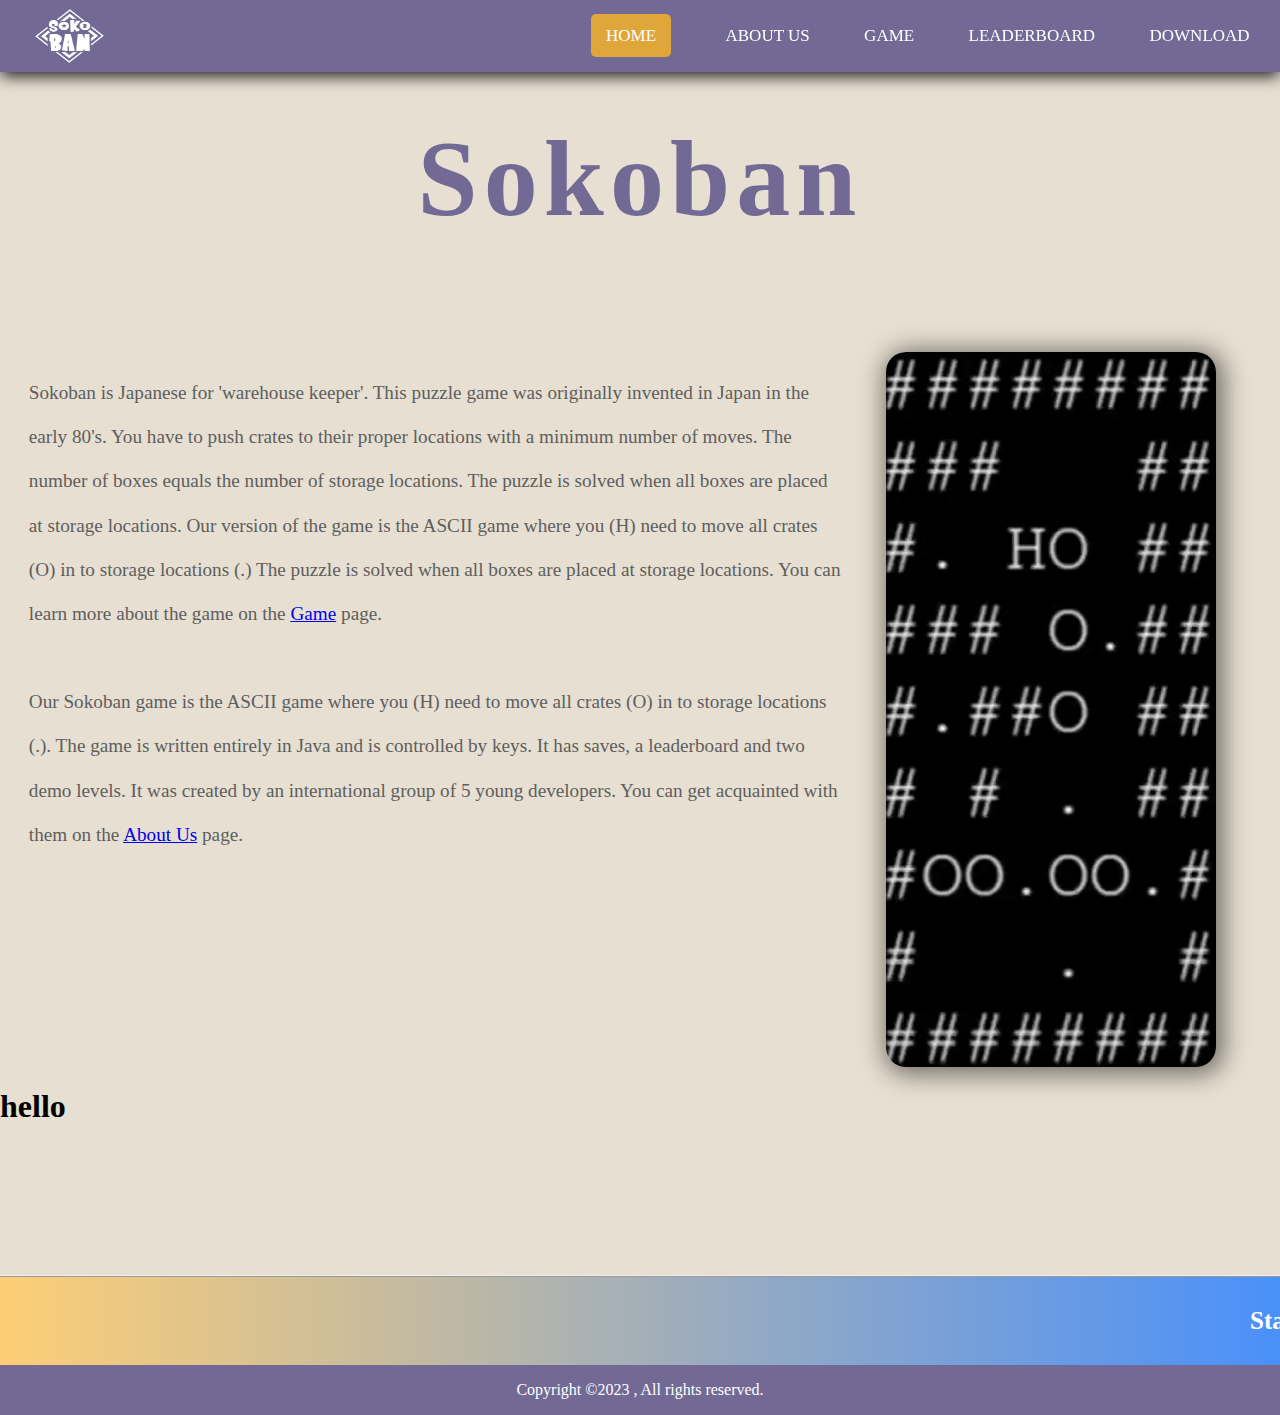
<file: index.html>
<!DOCTYPE html>
<html>

<head>
  <meta charset="UTF-8">
  <title>Home</title>
  <link rel="stylesheet" href="./css/common.css">
  <link rel="stylesheet" href="./css/index.css">
  <link rel="icon" href="./assets/logo/logo.png">
</head>
<body>

  <header>
    <a href="index.html">
      <img class="logo" src="./assets/logo/logo.png" alt="Logo" width="75" height="58"></a>
    <input type="checkbox" id="nav-toggle" class="nav-toggle">
    <nav>
      <ul>
        <li> <a class=active href="index.html">Home</a></li>
        <li> <a href="./html/about.html">About us</a></li>
        <li> <a href="./html/game.html">Game</a></li>
        <li> <a href="./html/leaderboard.html">Leaderboard</a></li>
        <li> <a href="./html/download.html">Download</a></li>
      </ul>
    </nav>
    <label for="nav-toggle" class="nav-toggle-label">
      <span></span>
    </label>
  </header>

  <section class="heading">
      <h1>Sokoban</h1>
  </section>

<div class="game-gif">
  <img class="soko" src="./assets/gifs/game.gif" alt="This is an animated gif image"/>
  <p class="hero-text">Sokoban is Japanese for 'warehouse keeper'.
    This puzzle game was originally invented in Japan in the early 80's.
    You have to push crates to their proper locations with a minimum number of moves.
    The number of boxes equals the number of storage locations.
    The puzzle is solved when all boxes are placed at storage locations.
    Our version of the game is the ASCII game where you (H)
    need to move all crates (O) in to storage locations (.)
    The puzzle is solved when all
    boxes are placed at storage locations. You can learn more about the game on the
  <a href="./html/game.html"> Game</a>
    page.
    <br><br>Our Sokoban game is the ASCII game where you (H)
    need to move all crates (O) in to storage locations (.).
    The game is written entirely in Java and is controlled by keys.
    It has saves, a leaderboard and two demo levels.
    It was created by an international group of 5 young developers.
    You can get acquainted with them on the
    <a href="./html/about.html"> About Us</a>
    page.
</div>

<h1>hello</h1>
  <div class="marquee">
    <p>Stay tuned for updates on this website!!!</p>
  </div>

  <footer>
    <p>Copyright ©2023 , All rights reserved.</p>
</footer>

</body>

  
</html>
</file>
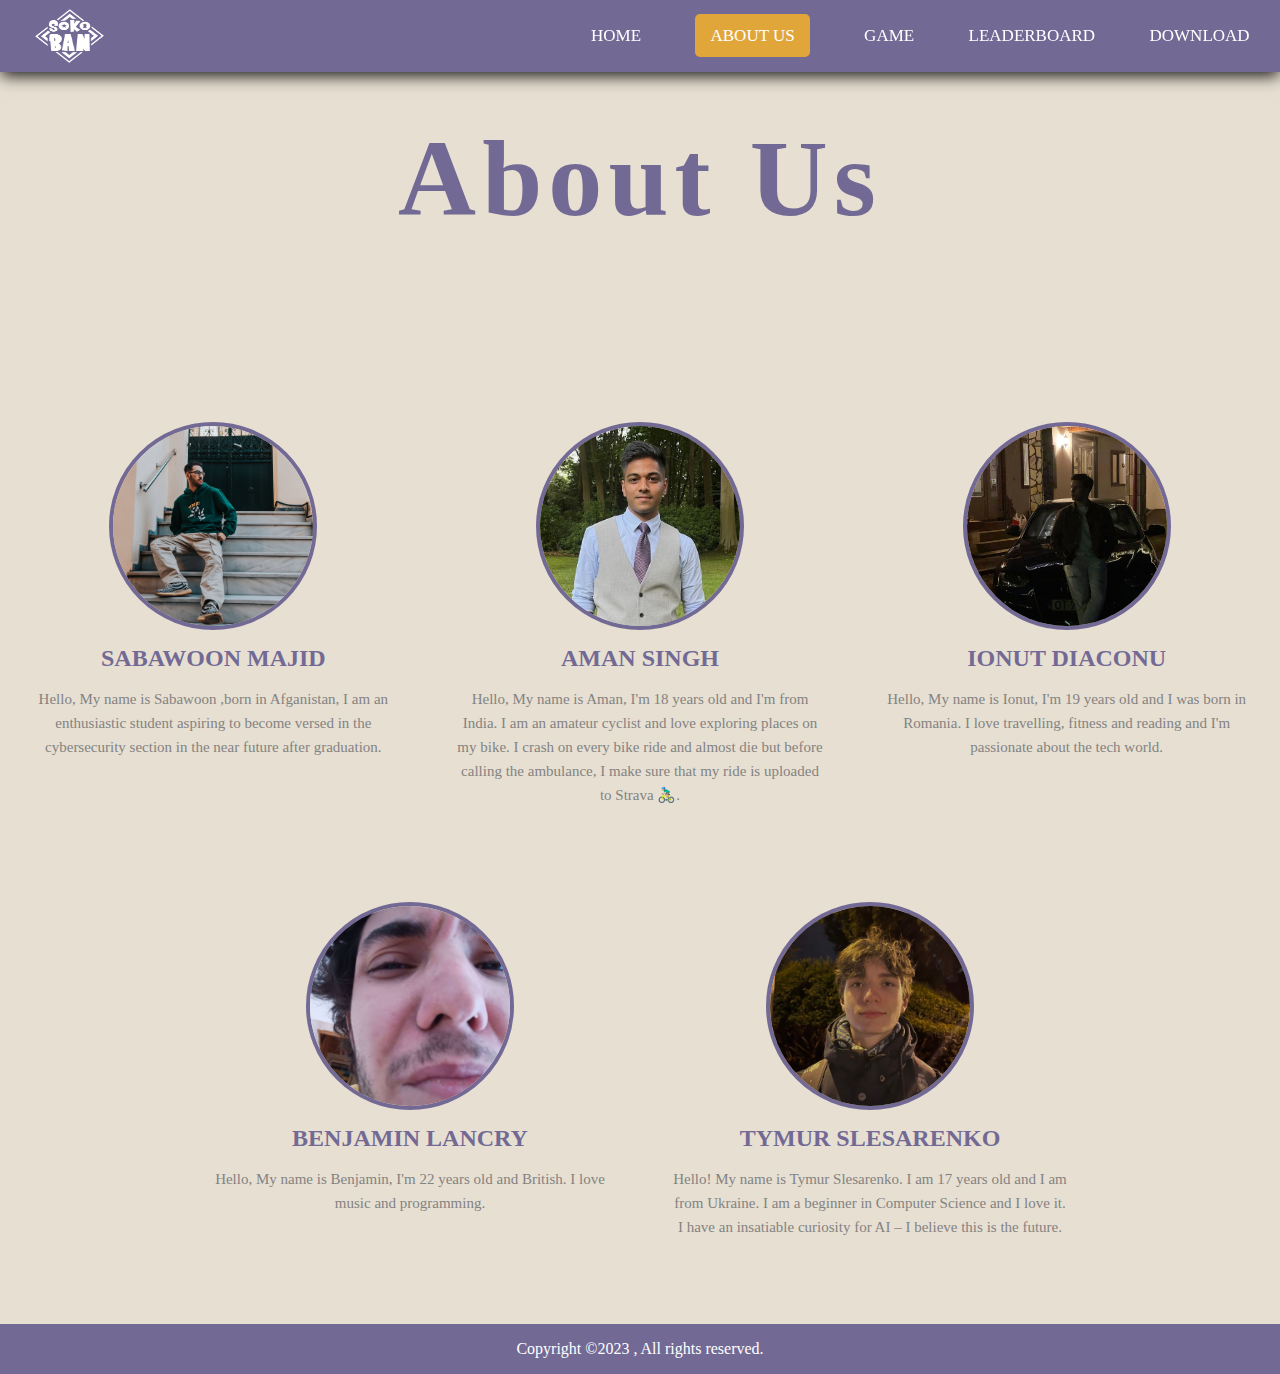
<file: html/about.html>
<!DOCTYPE html>
<html>
<head>
  <meta charset="UTF-8">
  <title>About Us</title>
  <link rel="stylesheet" href="../css/common.css">
  <link rel="stylesheet" href="../css/about.css">
  <link rel="icon" href="../assets/logo.png">
</head>


<body>
  <header>
    <a href="../index.html">
      <img class="logo" src="../assets/logo/logo.png" alt="Logo" width="75" height="58"></a>
    <input type="checkbox" id="nav-toggle" class="nav-toggle">
    <nav>
      <ul>
        <li> <a href="../index.html">Home</a></li>
        <li> <a class=active href="about.html">About us</a></li>
        <li> <a href="game.html">Game</a></li>
        <li> <a href="leaderboard.html">Leaderboard</a></li>
        <li> <a href="download.html">Download</a></li>
      </ul>
    </nav>
    <label for="nav-toggle" class="nav-toggle-label">
      <span></span>
    </label>
  </header>

  <section class="heading">
    <h1>About Us</h1>
</section>
<section>
  <div class="team-row">
      <div class="member">
          <img src="../assets/team_images/saba.jpg" alt="">
          <h2>Sabawoon Majid</h2>
          <p>Hello, My name is Sabawoon ,born in Afganistan, I am an enthusiastic student aspiring to become versed 
             in the cybersecurity section in the near future after graduation.</p>
      </div>
      <div class="member">
          <img src="../assets/team_images/aman.jpg" alt="">
          <h2>Aman Singh</h2>
          <p>Hello, My name is Aman, I'm 18 years old and I'm from India. 
            I am an amateur cyclist and love exploring places on my bike. I crash on every bike ride and almost die but before calling the ambulance, I make sure that my ride is uploaded to Strava 🚴🏼‍♂️. </p>
      </div>
      <div class="member">
        <img src="../assets/team_images/ionut.jpg" alt="">
        <h2>Ionut Diaconu</h2>
        <p>Hello, My name is Ionut, I'm 19 years old and I was born in Romania. 
          I love travelling, fitness and reading and I'm passionate about the tech world.</p>
    </div>
      <div class="member">
          <img src="../assets/team_images/ben.jpg" alt="">
          <h2>Benjamin Lancry</h2>
          <p>Hello, My name is Benjamin, I'm 22 years old and British. I love music and programming.</p>
      </div>
      <div class="member">
          <img src="../assets/team_images/tymur.jpg" alt="">
          <h2>Tymur Slesarenko</h2>
          <p>Hello! My name is Tymur Slesarenko. 
            I am 17 years old and I am from Ukraine. 
            I am a beginner in Computer Science and I love it. 
            I have an insatiable curiosity for AI – 
            I believe this is the future.</p>
      </div>
  </div>
</section>

  <footer>
    <p>Copyright ©2023 , All rights reserved.</p>
</footer>
</body>

  
</html>
</file>
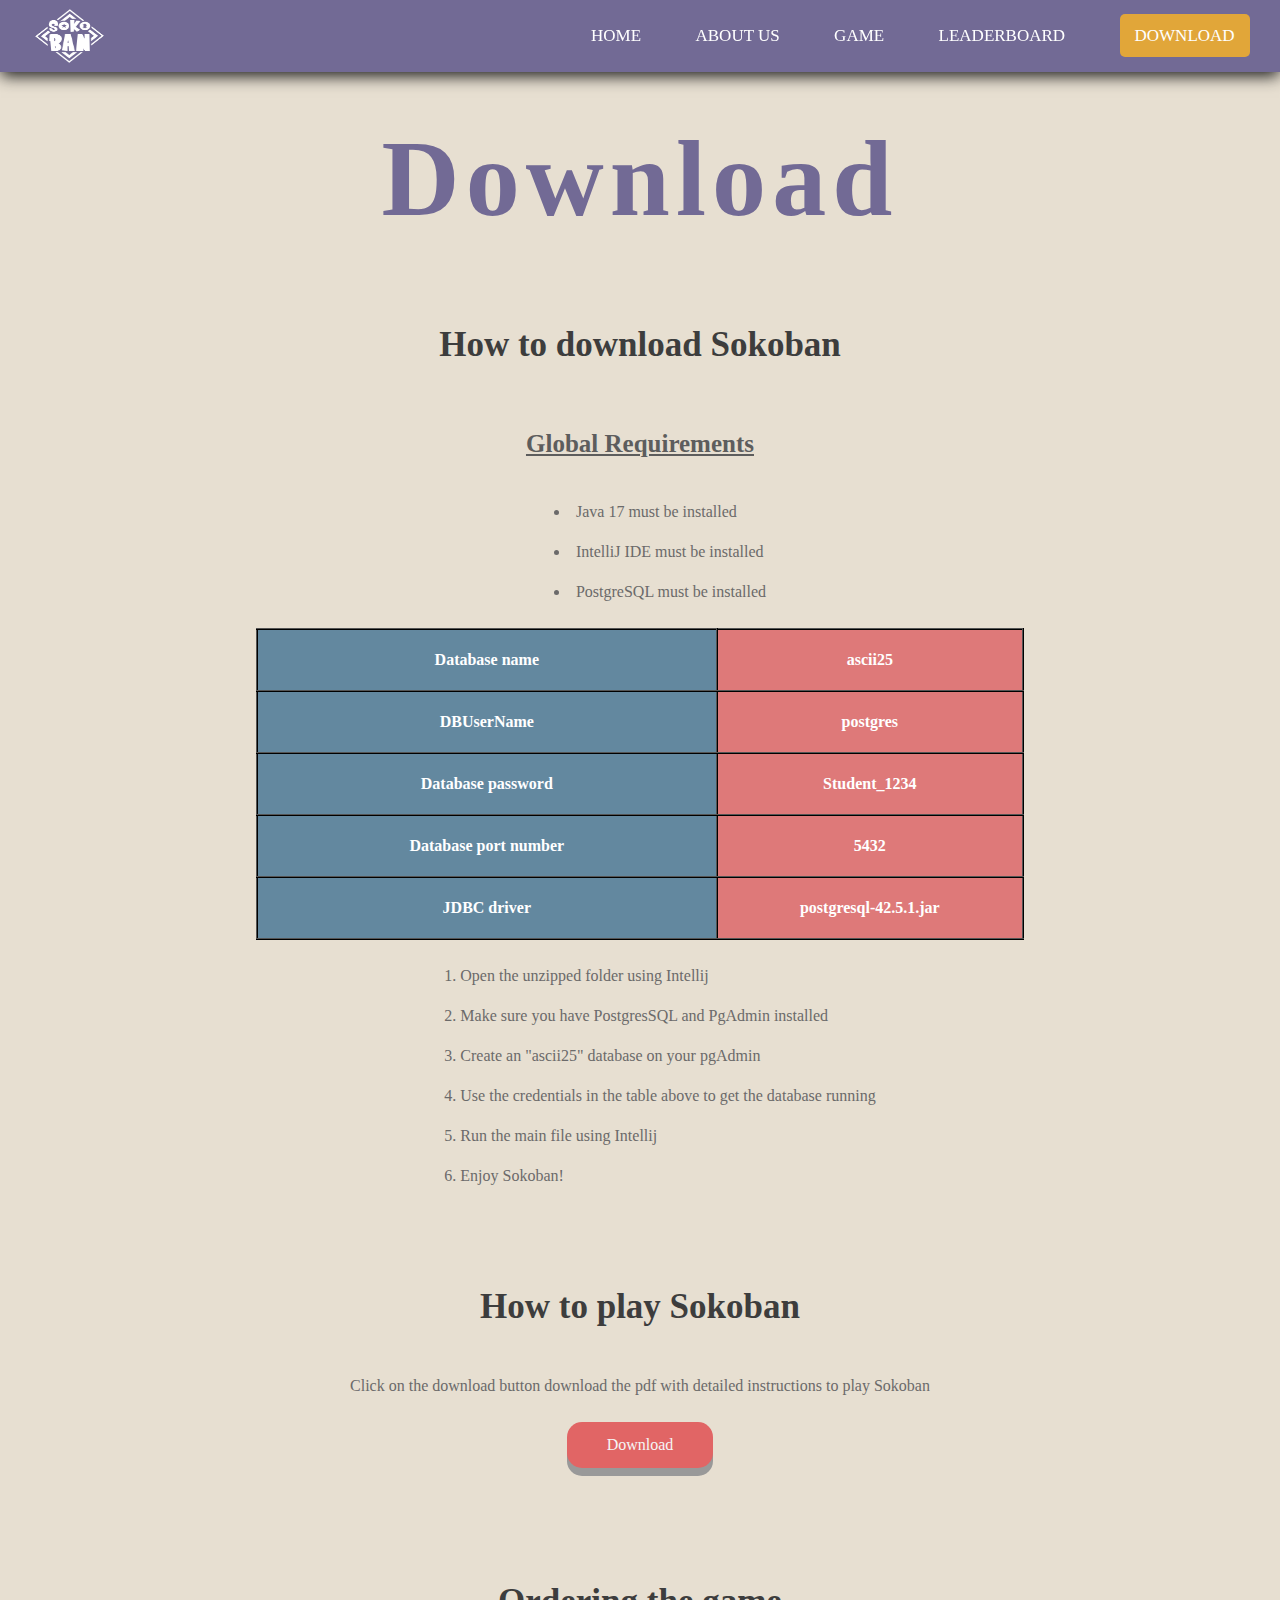
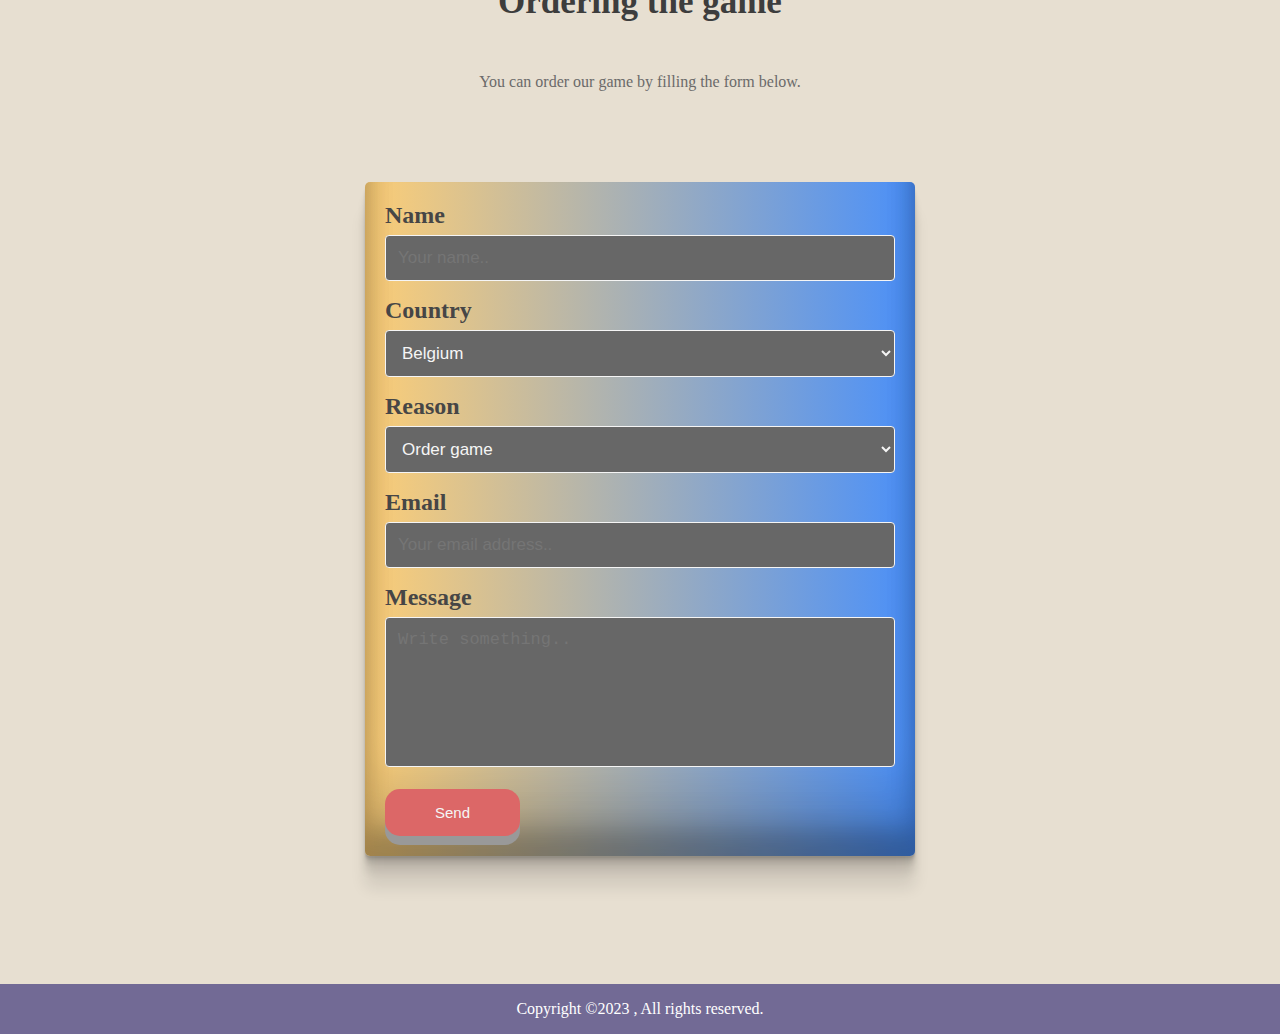
<file: html/download.html>
<!DOCTYPE html>
<html>
<head>
  <meta charset="UTF-8">
  <title>Download</title>
  <link rel="stylesheet" href="../css/common.css">
  <link rel="stylesheet" href="../css/download.css">
  <link rel="icon" href="../assets/logo.png">
</head>

<body>
  <header>
    <a href="../index.html">
      <img class="logo" src="../assets/logo/logo.png" alt="Logo" width="75" height="58"></a>
    <input type="checkbox" id="nav-toggle" class="nav-toggle">
    <nav>
      <ul>
        <li> <a href="../index.html">Home</a></li>
        <li> <a href="about.html">About us</a></li>
        <li> <a href="game.html">Game</a></li>
        <li> <a href="leaderboard.html">Leaderboard</a></li>
        <li> <a class=active href="download.html">Download</a></li>
      </ul>
    </nav>
    <label for="nav-toggle" class="nav-toggle-label">
      <span></span>
    </label>
  </header>

  <section class="heading">
    <h1>Download</h1>
</section>

<div class="text">
<h2 class="download">How to download Sokoban</h2>
<h3 class="req">Global Requirements</h3>
<ul>
  <li>Java 17 must be installed</li>
  <li>IntelliJ IDE must be installed</li>
  <li>PostgreSQL must be installed</li>
</ul>
<table>
  <tr>
  <th>Database name</th>
  <td>ascii25</td>
  </tr>
  <tr>
    <th>DBUserName</th>
    <td>postgres</td>
  </tr>
  <tr>
    <th>Database password</th>
    <td>Student_1234</td>
  </tr>
  <tr>
    <th>Database port number</th>
    <td>5432</td>
  </tr>
  <tr>
    <th>JDBC driver</th>
    <td>postgresql-42.5.1.jar</td>
  </tr>
</table>
<ol>
<li>Open the unzipped folder using Intellij</li>
<li>Make sure you have PostgresSQL and PgAdmin installed</li>
<li>Create an "ascii25" database on your pgAdmin</li>
<li>Use the credentials in the table above to get the database running</li>
<li>Run the main file using Intellij</li>
  <li>Enjoy Sokoban!</li>
</ol>
<h2 class="play">How to play Sokoban</h2>
<p>Click on the download button download the pdf with detailed instructions to play Sokoban</p>
<a href="../assets/pdfs/Playing Instructions.pdf" download class="download-btn">Download
</a>
<h2 class="order">Ordering the game</h2>
<p>You can order our game by filling the form below.</p>
</div>

  <div class="form">
 <form action="mailto:aman.sghh81@gmail.com?subject=Order Sokoban" method="post" enctype="text/plain">
  <label for="name">Name</label>
  <input type="text" name="Name" placeholder="Your name.." required>
  <label>Country</label>
  <select name="Country">
    <option>Belgium</option>
    <option>France</option>
    <option>Netherlands</option>
    <option>Spain</option>
    <option>Germany</option>
    <option>Switzerland</option>
    <option>Austria</option>
    <option>Italy</option>
    <option>US</option>
    <option>UK</option>
    <option>India</option>
    <option>Morocco</option>
    <option>Pakistan</option>
    <option>Nepal</option>
    <option>Other</option>
  </select>
  <label>Reason</label>
  <select name="Reason">
    <option>Order game</option>
    <option>Other</option>
  </select>
  <label for="email">Email</label>
  <input type="text" name="Email" placeholder="Your email address.." required>
  <label for="subject">Message</label>
  <textarea id="subject" name="Message" placeholder="Write something.." style="height:150px"></textarea>
  <button class="form-btn" type="submit">Send</button>
  </form>
  </div>
 

  <footer>
    <p>Copyright ©2023 , All rights reserved.</p>
</footer>
</body>


  
</html>
</file>
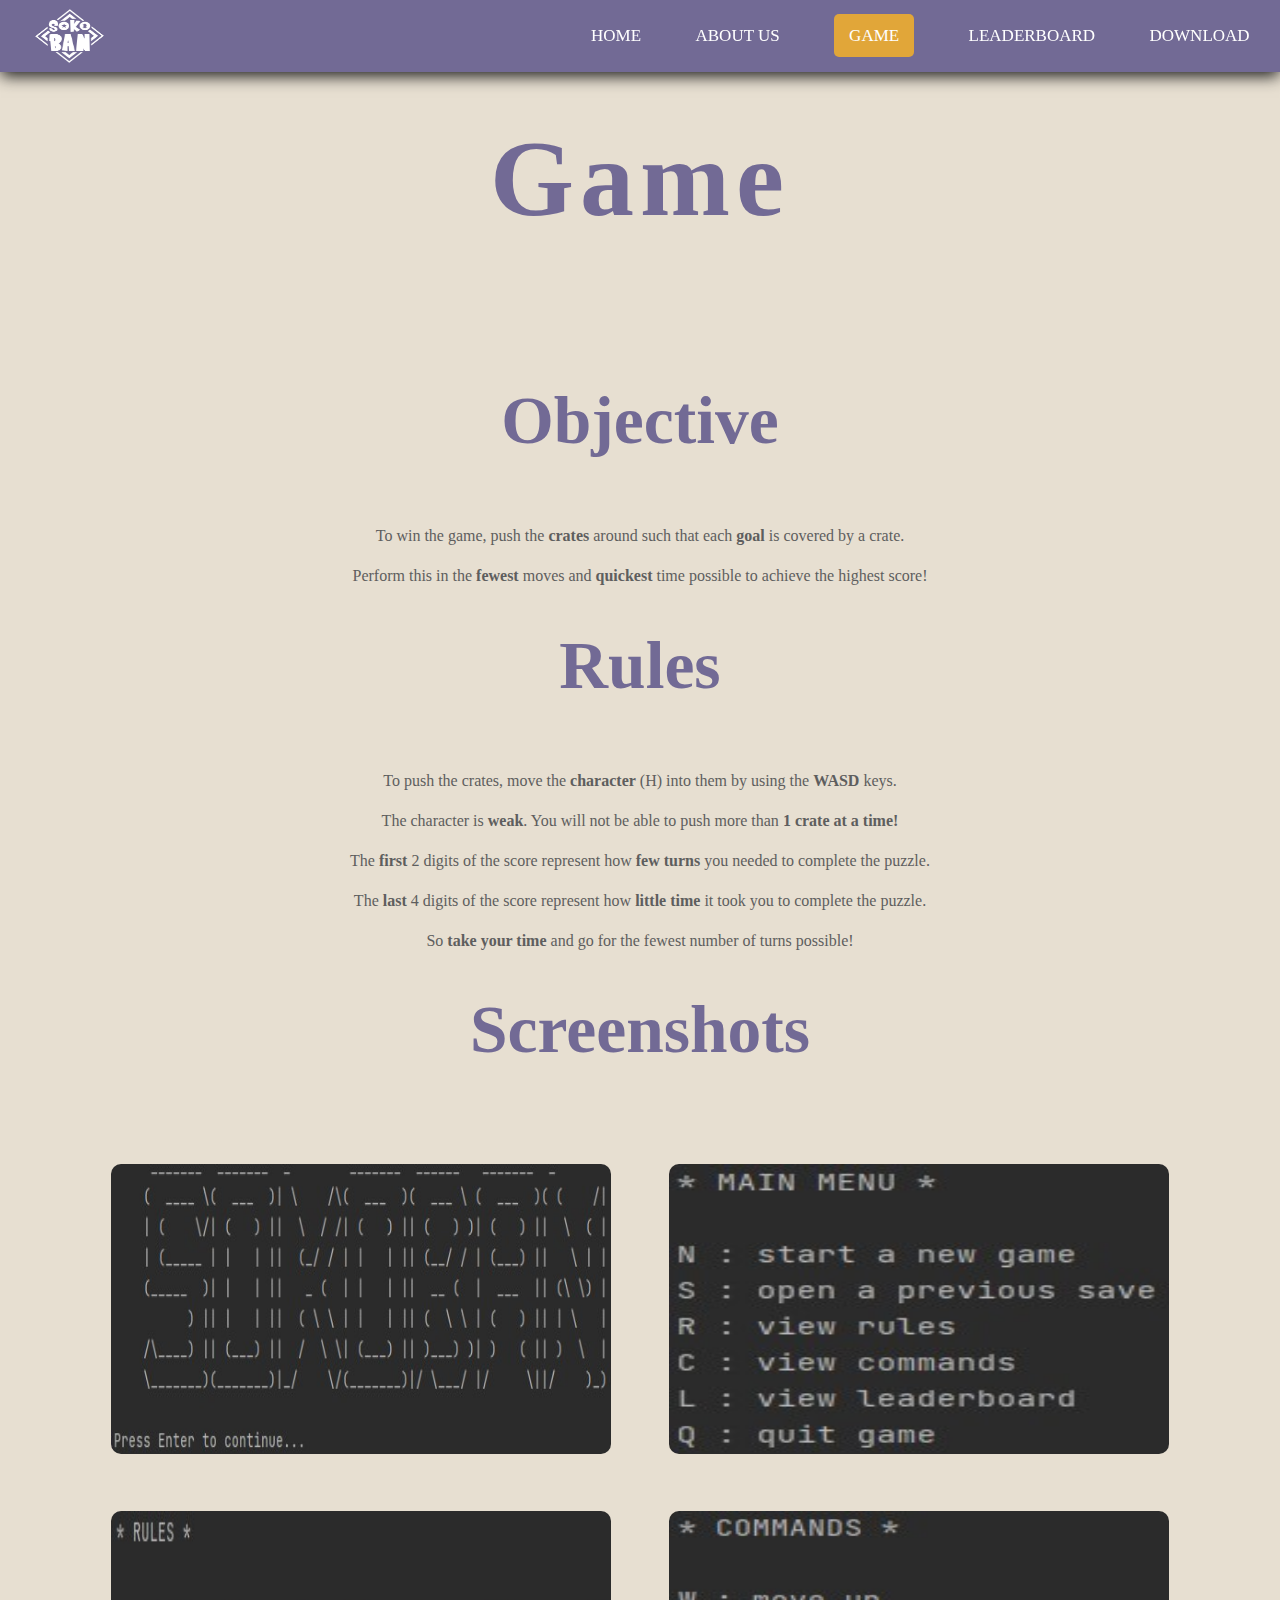
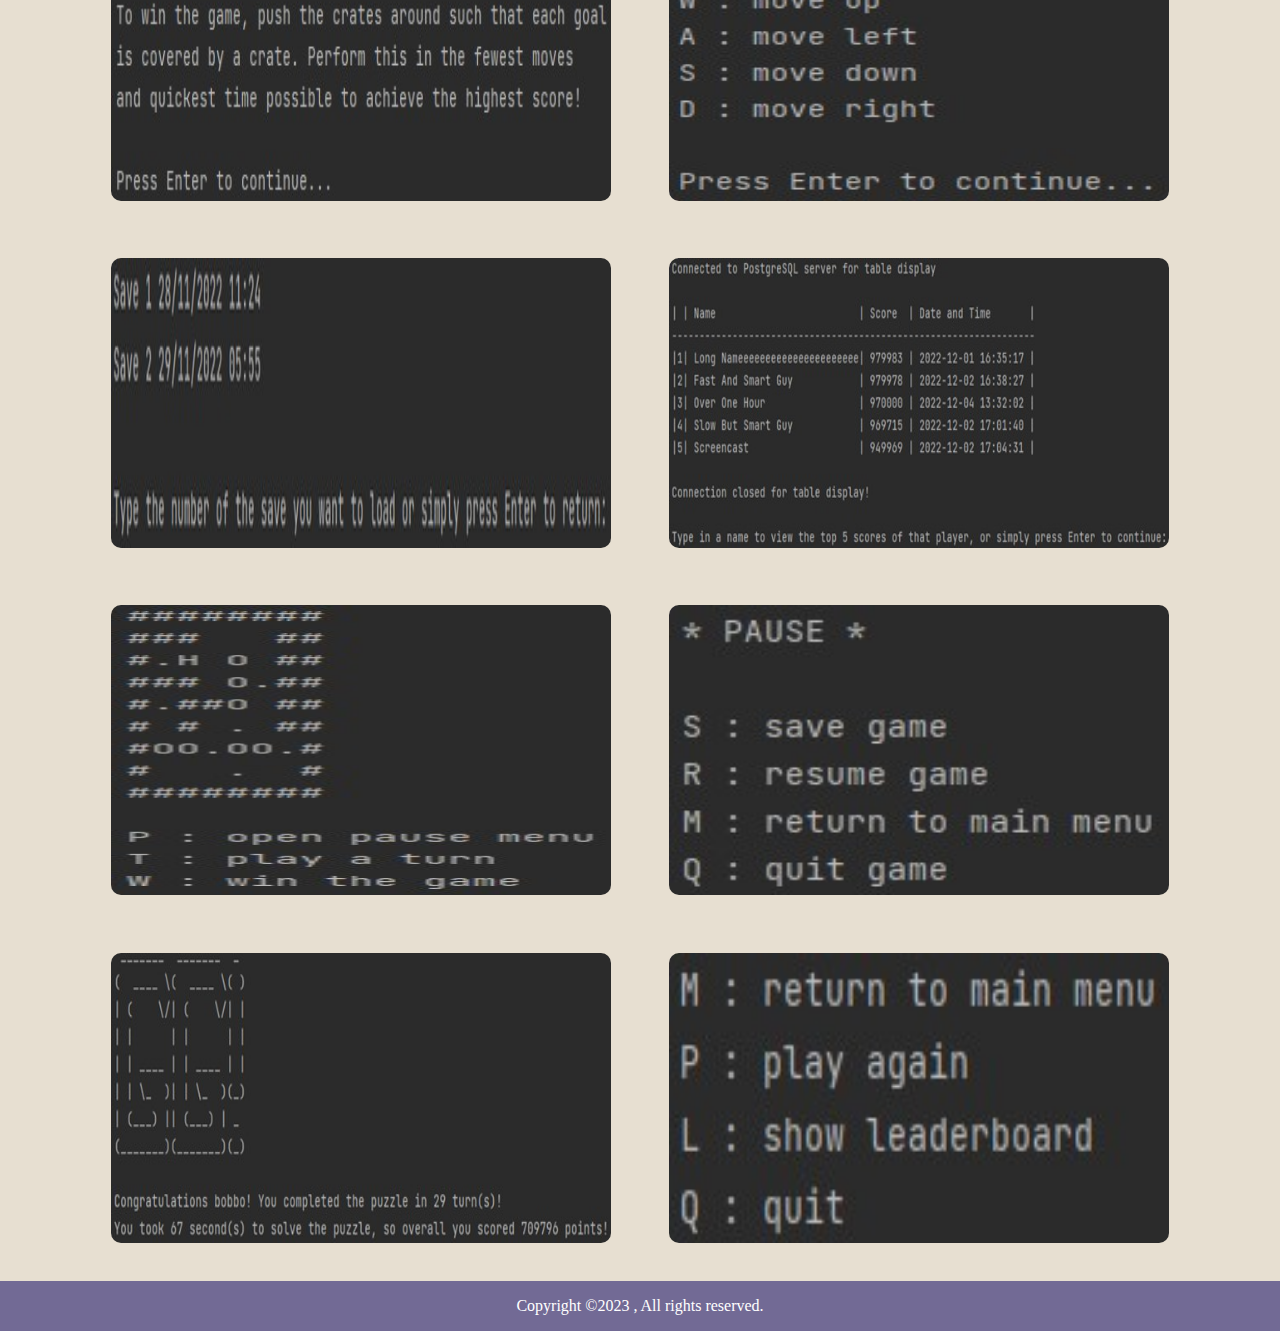
<file: html/game.html>
<!DOCTYPE html>
<html>
<head>
    <meta charset="UTF-8">
    <title>Game</title>
    <link rel="stylesheet" href="../css/common.css">
    <link rel="stylesheet" href="../css/game.css">
    <link rel="icon" href="../assets/logo.png">
</head>

<body>
<header>
    <a href="../index.html">
    <img class="logo" src="../assets/logo/logo.png" alt="Logo" width="75" height="58"></a>
    <input type="checkbox" id="nav-toggle" class="nav-toggle">
    <nav>
        <ul>
            <li><a href="../index.html">Home</a></li>
            <li><a href="about.html">About us</a></li>
            <li><a class=active href="game.html">Game</a></li>
            <li><a href="leaderboard.html">Leaderboard</a></li>
            <li><a href="download.html">Download</a></li>
        </ul>
    </nav>
    <label for="nav-toggle" class="nav-toggle-label">
        <span></span>
    </label>
</header>

<section class="heading">
    <h1>Game</h1>
</section>
<section class="subheading">
    <h2>Objective</h2>
</section>
<p class="game">
    To win the game, push the <strong>crates</strong> around such that each <strong>goal</strong> is covered by a crate.</p>
<p class="game">Perform this in the <strong>fewest</strong> moves and <strong>quickest</strong> time possible to achieve the highest score!
</p>
<p class="game"></p>
<section class="subheading">
    <h2>Rules</h2>
</section>


<p class="game">
    To push the crates, move the <strong>character</strong> (H) into them by using the <strong>WASD</strong> keys.</p>
<p class="game">The character is <strong>weak</strong>. You will not be able to push more than <strong>1 crate at a time!</strong></p>
<p class="game">The <strong>first</strong> 2 digits of the score represent how <strong>few turns</strong> you needed to complete the puzzle.</p>
<p class="game">The <strong>last</strong> 4 digits of the score represent how <strong>little time</strong> it took you to complete the puzzle.</p>
<p class="game">So <strong>take your time</strong> and go for the fewest number of turns possible!</p>
<p class="game"></p>
<p class="game"></p>
<section class="subheading">
    <h2>Screenshots</h2>
</section>



<p class="flexbox">
 <img class="image1" src="../assets/screenshots/welcomeScreenshot.jpg" alt="">
 <img class="image2" src="../assets/screenshots/mainMenuScreenshot.jpg" alt="">
 <img class="image3" src="../assets/screenshots/rulesScreenshot.jpg" alt="">
 <img class="image4" src="../assets/screenshots/commandsScreenshot.jpg" alt="">
 <img class="image5" src="../assets/screenshots/savesScreenScreenshot.jpg" alt="">
 <img class="image6" src="../assets/screenshots/leaderboardScreenshot.jpg" alt="">
 <img class="image7" src="../assets/screenshots/boardScreenshot.jpg" alt="">
 <img class="image8" src="../assets/screenshots/pauseMenuScreenshot.jpg" alt="">
 <img class="image9" src="../assets/screenshots/endGameScreenScreenshot.jpg" alt="">
 <img class="image10" src="../assets/screenshots/endMenuScreenshot.jpg" alt="">
</p>

<footer>
    <p>Copyright ©2023 , All rights reserved.</p>
</footer>
</body>

</html>
</file>
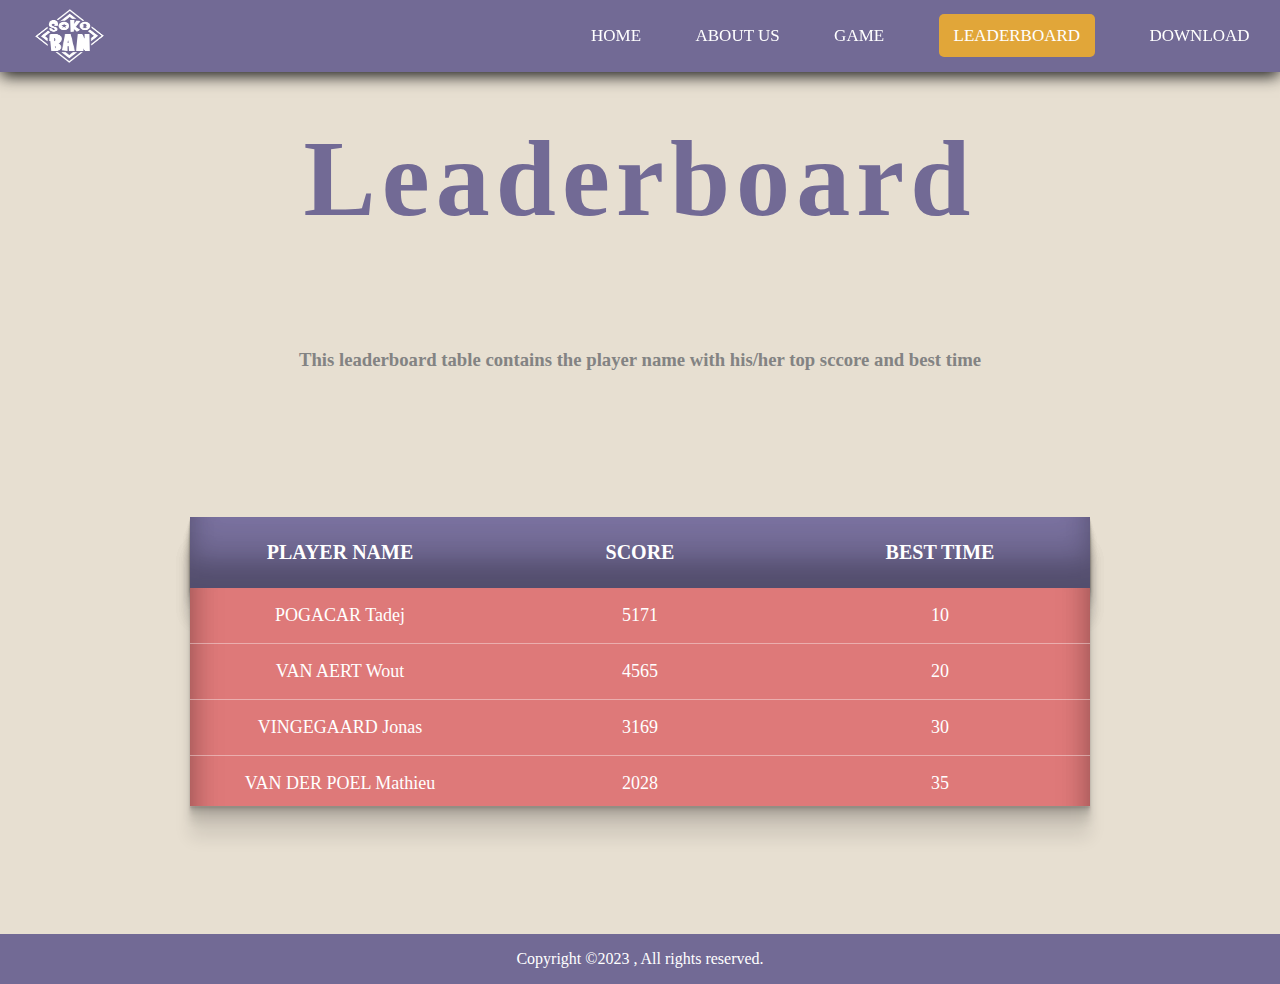
<file: html/leaderboard.html>
<!DOCTYPE html>
<html>
<head>
  <meta charset="UTF-8">
  <title>Leaderboard</title>
  <link rel="stylesheet" href="../css/common.css">
  <link rel="stylesheet" href="../css/leaderboard.css">
  <link rel="icon" href="../assets/logo.png">
</head>

<body>
  <header>
    <a href="../index.html">
      <img class="logo" src="../assets/logo/logo.png" alt="Logo" width="75" height="58"></a>
    <input type="checkbox" id="nav-toggle" class="nav-toggle">
    <nav>
      <ul>
        <li> <a href="../index.html">Home</a></li>
        <li> <a href="about.html">About us</a></li>
        <li> <a href="game.html">Game</a></li>
        <li> <a class=active href="leaderboard.html">Leaderboard</a></li>
        <li> <a href="download.html">Download</a></li>
      </ul>
    </nav>
    <label for="nav-toggle" class="nav-toggle-label">
      <span></span>
    </label>
  </header>

  <section class="heading">
    <h1>Leaderboard</h1>
</section>

<section>
  <h3>This leaderboard table contains the player name with his/her top sccore and best time</h3>
</section>

  

<section class="table">
  <div class="table-heading">
    <table cellpadding="0" cellspacing="0">
      <thead>
        <tr>
          <th>Player name</th>
          <th>Score</th>
          <th>Best time</th>
        </tr>
      </thead>
    </table>
  </div>
  <div class="tbl-content">
    <table cellpadding="0" cellspacing="0">
      <tbody>
        <tr>
          <td>POGACAR Tadej</td>
          <td>5171</td>
          <td>10</td>
        </tr>
       <tr>
          <td>VAN AERT Wout</td>
          <td>4565</td>
          <td>20</td>
        </tr>
         <tr>
          <td>VINGEGAARD Jonas</td>
          <td>3169</td>
          <td>30</td>
        </tr>
         <tr>
          <td>VAN DER POEL Mathieu</td>
          <td>2028</td>
          <td>35</td>
        </tr>
          <tr>
          <td>PHILIPSEN Jasper</td>
          <td>1702</td>
          <td>36</td>
        </tr>
        <tr>
          <td>ROGLIC Primoz</td>
          <td>1660</td>
          <td>50</td>
        </tr>
        <tr>
          <td>MERLIER Tim</td>
          <td>1533</td>
          <td>83</td>
        </tr>
      </tbody>
    </table>
  </div>
</section>



  <footer>
    <p>Copyright ©2023 , All rights reserved.</p>
</footer>
</body>
</html>
</file>
<file: css/common.css>
/* body style */
body {
  margin: 0%;
  min-height: 100vh;
  display: flex;
  flex-direction: column;
  background-color: rgb(231, 223, 209);
}

/* common heading for each page with the class= "heading" */
.heading{
  text-align: center;
  font-family: Trebuchet MS;
  display: inline-block;
  color: #726a95;
  letter-spacing: .38rem;
  font-size: 6vmin;
  margin-top: 18%;
  margin-bottom: 3%;
  transition: 1s;
  margin-left: auto;
  margin-right: auto;
  white-space: nowrap;
}

@media screen and (min-width: 700px) {
  .heading{
    display: inline-block;
    color: #726a95;
    margin-left: auto;
    margin-right: auto;
    margin-top:3.5%;
    transition: 1s;
  }
}
/* page's header */
  header {
    background-color: #726a95;
    text-align: center;
    position: fixed;
    width: 100%;
    z-index: 999;
    box-shadow: 0 5px 15px -1px rgb(24, 24, 24);
  }

  /* hide it */
  .nav-toggle {
    display: none;
  }
  
  /* hamburger menu */
  .nav-toggle-label {
    margin-top: 1.8em;
    margin-right: 1.5em;
    display: flex;
    justify-content: end;
    height: 100%;
    align-items: center;
  }
  /* creates and styles the hamburger menu */
  .nav-toggle-label span,
  .nav-toggle-label span::before,
  .nav-toggle-label span::after {
    display: block;
    background: white;
    height: 5px;
    width: 2.2em;
    border-radius: 2px;
    position: relative;
  }
  
  .nav-toggle-label span::before,
  .nav-toggle-label span::after {
    content: "";
    position: absolute;
  }
  
  .nav-toggle-label span::before {
    bottom: 9px;
  }

  .nav-toggle-label span::after {
    top: 9.2px;
  }

  /* logo */
  .logo {
    float: left;
    margin-left: 2em;
    margin-top: 0.25%;
    margin-bottom: 0.25%;
  }

  /* navigation bar */
  nav {
    position: absolute;
    text-align: right;
    top: 100%;
    right: 0;
    background-color: #726a95;
    width: 100%;
    transform: scale(1, 0);
    transform-origin: top;
    transition: transform 400ms ease-in-out;
  }
  
  /* ul lists inside nav */
  nav ul {
    margin: 0;
    padding: 0;
    list-style: none;
    float: right;
  }
  
  nav li {
    margin-top: 1em;
    margin-bottom: 1em;
    margin-right: 1.4em; 
  }

  /* nav links */
  nav a {
    color: white;
    text-decoration: none;
    font-size: 17px;
    text-transform: uppercase;
    opacity: 0;
    transition: opacity 100ms ease-in-out 250ms;
  }
  /* links hover effect */
  nav a:hover {
    color: black;
  }
/* sets the colour of the active link so user can see which they are on */
  nav a.active{
    background-color: rgb(225, 166, 57);
    padding: 8px 15px;
    border-radius: 5px;
  }

/* when toggle state in nav set to checked */
  .nav-toggle:checked ~ nav {
    display: block;
    transform: scale(1, 1);
  }
  /* animation nav links */
  .nav-toggle:checked ~ nav a {
    opacity: 1;
    transition: opacity 250ms ease-in-out 250ms;
  }

  /* same as above but for desktop view */
  @media screen and (min-width: 800px) {
    .nav-toggle-label {
      display: none;
    }
    header {
      display: grid;
      grid-template-columns: 1fr auto minmax(600px) 1fr;
      padding: 40x;
    }
    nav a.active{
      background-color: rgb(225, 166, 57);
      padding: 12px 15px;
      border-radius: 5px;
    }
  
    .logo {
      float: left;
      margin-left: 2em;
      margin-top: 2%;
      margin-bottom: 2%;
    }
  
    nav {
      all: unset;
      grid-column: 3/2;
      display: flex;
      justify-content: flex-end;
      align-items: center;
      margin-right: 0.5em;
    }
    
    nav a {
      opacity: 1;
      position: relative;
    }
  
    nav ul {
      display: flex;
      gap: 2rem;
    }
  
    nav li {
      margin-top: 1em;
      margin-bottom: 1em;
      margin-right: 1.4em; 
    }
  
    nav a::before {
      content: "";
      display: block;
      height: 3px;
      background: black;
      border-radius: 50%;
      position: absolute;
      bottom: -0.60em;
      left: 0;
      right: 0;
      transform: scale(0, 1);
      transition: transform ease-in-out 250ms;
    }
  
    nav a:hover::before {
      transform: scale(1, 1);
    }
  }
  /* footer at the bottom of the page */
  footer{
    margin-top: auto;
    background-color: #726a95;
    color: white;
    text-align: center;

  }
</file>
<file: css/index.css>
/* the animation at the bottom of the page */
.marquee {
  margin-top: 10%;
  margin-bottom: 0%;
  background: linear-gradient(90deg, rgb(253, 206, 118) 0%, rgb(74, 144, 250) 100%);
  overflow: hidden;
  width: auto;
  white-space: nowrap;
  padding: 30px;
  border-top: 2px ridge;
}

/* tells the browser to account for any border and padding */
* { box-sizing: border-box }

/* text inside the animation */
.marquee p {
  color: rgb(255, 255, 255);
  font-family: Copperplate;
  font-size: 25px;
  padding-left: 100%;
  font-weight: 900;
  display: inline-block;
  animation: animate 10s linear infinite;
  margin: auto;
}

/* used to create animations */
  @keyframes animate {
    100% {
      transform: translate(-100%, 0);
    }
  }

  .game-gif{
    width: 100%;

  }



  /* gif on the page */
  .soko{
    width: 100%;
    max-width: 330px;
    float: right;
    margin-left: 40px;
    margin-right: 5%;
    border-radius: 20px;
    transition: 0.30s;
    box-shadow: 3px 3px 25px 5px rgba(0, 0, 0, .5);
  }

  .hero-text{
    font-size: 1.2em;
    margin-right: 5px;
    line-height: 2.3;
    margin: 1em 1.5em 1.5em;
    color: #5e5e5e;
    font-family: Trebuchet MS;

  }


/* media query used to make the page responsive
   changes the styling of elements when it hits 
   certain breakpoint */
  @media screen and (max-width: 850px) {
    .hero-text {
      display: inline-block;
      clear: left;
      margin: 4% 0;
      transition: 0.25s;
      width: 100%;
      padding: 0 25px;
      line-height: 2;
    }
    .soko {
      display:block;
      max-width: 250px;
      height: 400px;
      float: revert;
      margin: 0 auto;
      transition: 0.30s;
      }

  }
</file>
<file: css/about.css>
.team-row{
    display: flex;
    justify-content: center;
    flex-wrap: wrap;
    padding: 30px 0;
}
/* individual memmber */
.member{
    flex: 1 1 350px;
    margin: 20px;
    text-align: center;
    padding: 20px 10px;
    cursor: pointer;
    max-width: 400px;
    transition: all 0.3s;
}

/* hover effect on member */
.member:hover{
    box-shadow: 0 25px 15px rgba(0,0,0,0.1);
    transform: translateY(-20px);
}

.member img{
    display: block;
    width: 200px; height: 200px;
    object-fit: cover;
    border:4px solid #726a95;
    border-radius: 50%;
    margin: 0 auto;
}

.member h2{
    text-transform: uppercase;
    font-family: Trebuchet MS;
    font-size: 24px;
    color: #726a95;
    margin: 15px 0;
}

.member p{
    font-size: 15px;
    font-family: Trebuchet MS;
    color:#838383;
    line-height: 1.6;
}
</file>
<file: css/download.css>
/* container with all the lists, table and heading inside */
.text{
  list-style-position: inside;
  width: 100%;
  line-height: 2.5;
  text-align: center;
  display: flex;
  text-align: left;
  flex-direction: column;
  align-items: center;
  color: #6b6a6a;
  font-family: Trebuchet MS;
  transition: 1s;

}
* { box-sizing: border-box }

/* class for dowload section */
.download{
  margin-top: -4%;
  color: #3d3d3d;
  font-size: 35px;
  margin-bottom: 0%;
}
/* class for play section */
.play{
  margin-top: 4%;
  color: #3d3d3d;
  font-size: 35px;
  margin-bottom: 0%;
}

.order{
  margin-top: 7%;
  color: #3d3d3d;
  font-size: 35px;
  margin-bottom: 0%;

}

.req{
  color: #5d5d5d;
  text-decoration: underline;
  font-size: 25px;
  margin-bottom: 0%;
}




/* styles the table and heading and then the data cells inside */
table, th,td{

  width: 60%;
  padding: 10px;
  max-width: 900px;
  border: 2px ridge black;
  border-collapse: collapse;
  text-align: center;
  background-color: #63889f;
  color: #fff;
  font-weight: bold;
  margin: 0 auto;
  transition: 1s;
}

td{
  background-color: #de7979;
}


/* download button */
.download-btn{
  padding: 3px 40px;
  background-color: #e16565;
  color: whitesmoke;
  outline: none;
  border-radius: 15px;
  text-align: center;
  box-shadow: 0 8px #999;
}
/* apply these color changes when hover over download button */
.download-btn:hover {
  background-color: RoyalBlue;
}

/* when button clicked, changed the shadow and move it y-axis by 4px */
.download-btn:active{
  background-color: RoyalBlue;
  box-shadow: 0 5px #666;
  transform: translateY(4px);
}

/* remove all the styles from the links */
a:link { text-decoration: none; }

/* contact form */
  .form {
    max-width:550px;
    border-radius: 5px;
    background: linear-gradient(90deg, rgb(253, 206, 118) 0%, rgb(74, 144, 250) 100%);
    padding: 20px;
    margin: 5% auto;
    margin-bottom: 10%;
    color: #464646;
    font-weight: 800;
    font-size:24px;
    transition: 1s;
    box-shadow: rgba(0, 0, 0, 0.17) 0px -23px 25px 0px inset, rgba(0, 0, 0, 0.15) 0px -36px 30px 0px inset, rgba(0, 0, 0, 0.1) 0px -79px 40px 0px inset, rgba(0, 0, 0, 0.06) 0px 2px 1px, rgba(0, 0, 0, 0.09) 0px 4px 2px, rgba(0, 0, 0, 0.09) 0px 8px 4px, rgba(0, 0, 0, 0.09) 0px 16px 8px, rgba(0, 0, 0, 0.09) 0px 32px 16px;


  }
  /* send button in the form */
  .form-btn{
    padding: 15px 50px;
    background-color: #dc6767;
    color: whitesmoke;
    border: none;
    border-radius: 15px;
    text-align: center;
    box-shadow: 0 9px #999;
    font-size: 15px;

  }

  .form-btn:hover{
    background-color: rgb(115, 191, 0);

  }

  .form-btn:active{
    background-color: rgb(115, 191, 0);
    box-shadow: 0 5px #666;
    transform: translateY(4px);
  }
  
  /* styles the input and textarea */
  input[type=text], select, textarea {
    width: 100%;
    padding: 12px;
    border: .2px solid;
    border-radius: 4px;
    margin-top: 6px;
    margin-bottom: 16px;
    background-color: #676767;
    resize:none;
    box-sizing: border-box;
    color:whitesmoke;
    font-size: 17px;
    
  } 
  
  @media screen and (max-width: 600px) {

.text{
  list-style-position: inside;
  line-height: 2;
  text-align: center;
  margin: 0 auto;
  transition: 1s;
  padding: 0 10px

}

.order{
  margin: 18% 0 5%;
  padding: 0 10px;
  line-height: 1.5;
}

.play{
  margin: 13% 0 5%;
  padding: 0 10px;
  line-height: 1.5;
}
.download{
  margin: 5% 0 5%;
  padding: 0 10px;
  line-height: 1.5;
  font-size: 30px;
}

.play{
  margin: 13% 0 5%;
  padding: 0 10px;
  line-height: 1.5;
}

table{
  margin: 0 auto;
  transition: 1s;
  width: 95%;
}

.form{
  width: 90%;
  margin-bottom: 10%;
}
  }
</file>
<file: css/game.css>
.game {
    text-align: center;
    margin: 0 auto;
    font-size: 4min;
    font-family: Trebuchet MS;
    color: #5e5e5e;
    line-height: 2;
    padding: 0 15px;
}

.subheading{
    text-align: center;
    display: inline-block;
    color: #726a95;
    font-size: 5vmin;
    margin-top: -2%;
    transition: 1s;
    margin-left: auto;
    margin-right: auto;
    white-space: nowrap;
}
* { box-sizing: border-box }

.flexbox{
    display: flex;
    flex-wrap:  wrap;
    justify-content: center;
    gap: 2rem;
    flex: 1 1 40rem;
    padding: 10px;
}

img {
 margin: 1%;
}

.flexbox img{
border-radius: 10px;
width: 400px;
height: 290px;
}


@media screen and (min-width: 950px) {
    .game {
        margin: 0 auto;
        line-height: 2.5;
    }

    .flexbox img{
        width: 500px;
        height: 290px;
    }

 
}
</file>
<file: css/leaderboard.css>
h3{
  color: #838383;
  font-family: Trebuchet MS;
  padding: 0 15px;
  text-align: center; 
  margin-left: auto;
  margin-right: auto;
  margin-top: -0.25%;
}

* { box-sizing: border-box }

.table{
  box-shadow: rgba(0, 0, 0, 0.17) 0px -23px 25px 0px inset, rgba(0, 0, 0, 0.15) 0px -36px 30px 0px inset, rgba(0, 0, 0, 0.1) 0px -79px 40px 0px inset, rgba(0, 0, 0, 0.06) 0px 2px 1px, rgba(0, 0, 0, 0.09) 0px 4px 2px, rgba(0, 0, 0, 0.09) 0px 8px 4px, rgba(0, 0, 0, 0.09) 0px 16px 8px, rgba(0, 0, 0, 0.09) 0px 32px 16px;
  width: 90%;
  max-width: 900px;
  margin: 10% auto;
}

/* styles the entire table */
table{
  width:100%;
  table-layout: fixed;
  background-color: #de7979;
  box-shadow: rgba(0, 0, 0, 0.17) 0px -23px 25px 0px inset, rgba(0, 0, 0, 0.15) 0px -36px 30px 0px inset, rgba(0, 0, 0, 0.1) 0px -79px 40px 0px inset, rgba(0, 0, 0, 0.06) 0px 2px 1px, rgba(0, 0, 0, 0.09) 0px 4px 2px, rgba(0, 0, 0, 0.09) 0px 8px 4px, rgba(0, 0, 0, 0.09) 0px 16px 8px, rgba(0, 0, 0, 0.09) 0px 32px 16px;

}

/* styles the heading inside the table */
thead{
  box-shadow: rgba(0, 0, 0, 0.17) 0px -23px 25px 0px inset, rgba(0, 0, 0, 0.15) 0px -36px 30px 0px inset, rgba(0, 0, 0, 0.1) 0px -79px 40px 0px inset, rgba(0, 0, 0, 0.06) 0px 2px 1px, rgba(0, 0, 0, 0.09) 0px 4px 2px, rgba(0, 0, 0, 0.09) 0px 8px 4px, rgba(0, 0, 0, 0.09) 0px 16px 8px, rgba(0, 0, 0, 0.09) 0px 32px 16px;
  background-color: #837aab;

}


.tbl-content{
  height:218px;
  overflow-x:auto;
  margin-top: 0px;

}

th{
  padding: 24px 15px;
  text-align: center;
  font-weight: 500;
  font-size: 20px;
  color: #fff;
  text-transform: uppercase;
  font-weight:bold;
  
}
/* styles the data cells */
td{
  padding: 17px;
  text-align: center;
  font-weight: 450;
  font-size: 18px;
  color: #fff;
  border-bottom: solid 1px rgba(255,255,255,0.4);
}
</file>
